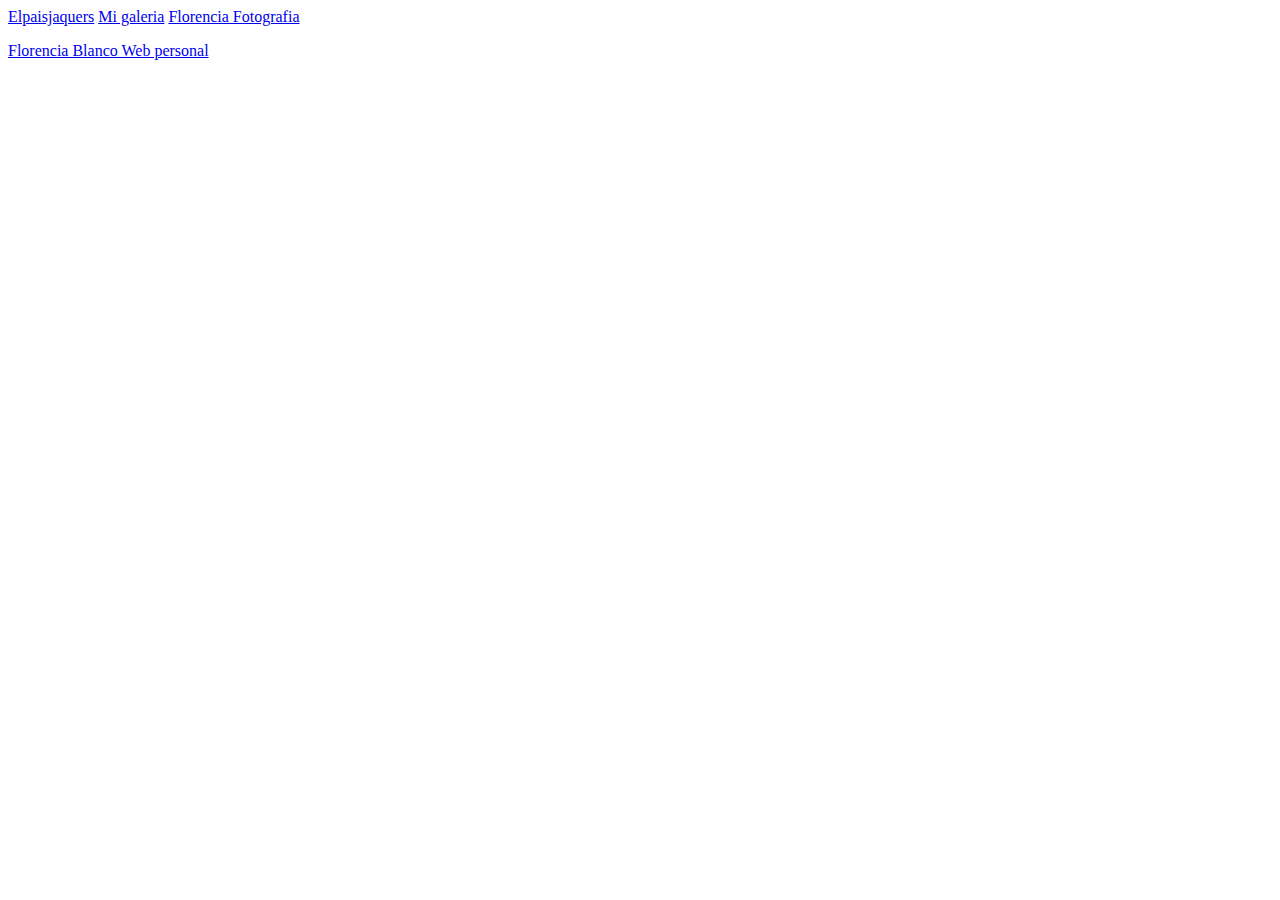
<file: index.html>
<!DOCTYPE html>
<html>
    <head>

    </head>
    <body>
        <a href="practica7/el_pais.html">Elpaisjaquers</a>
        <a href="../Ejercicios/practica 10/galeria.html">Mi galeria</a>
        <a href="../Ejercicios/practica11/galeriaflorencia.html"> Florencia Fotografia</a>
       <p> <a href="../Ejercicios/pagina_Florencia_Blanco/mi pagina.html">Florencia Blanco Web personal </p>

        </a>
    </body>
</html>
</file>
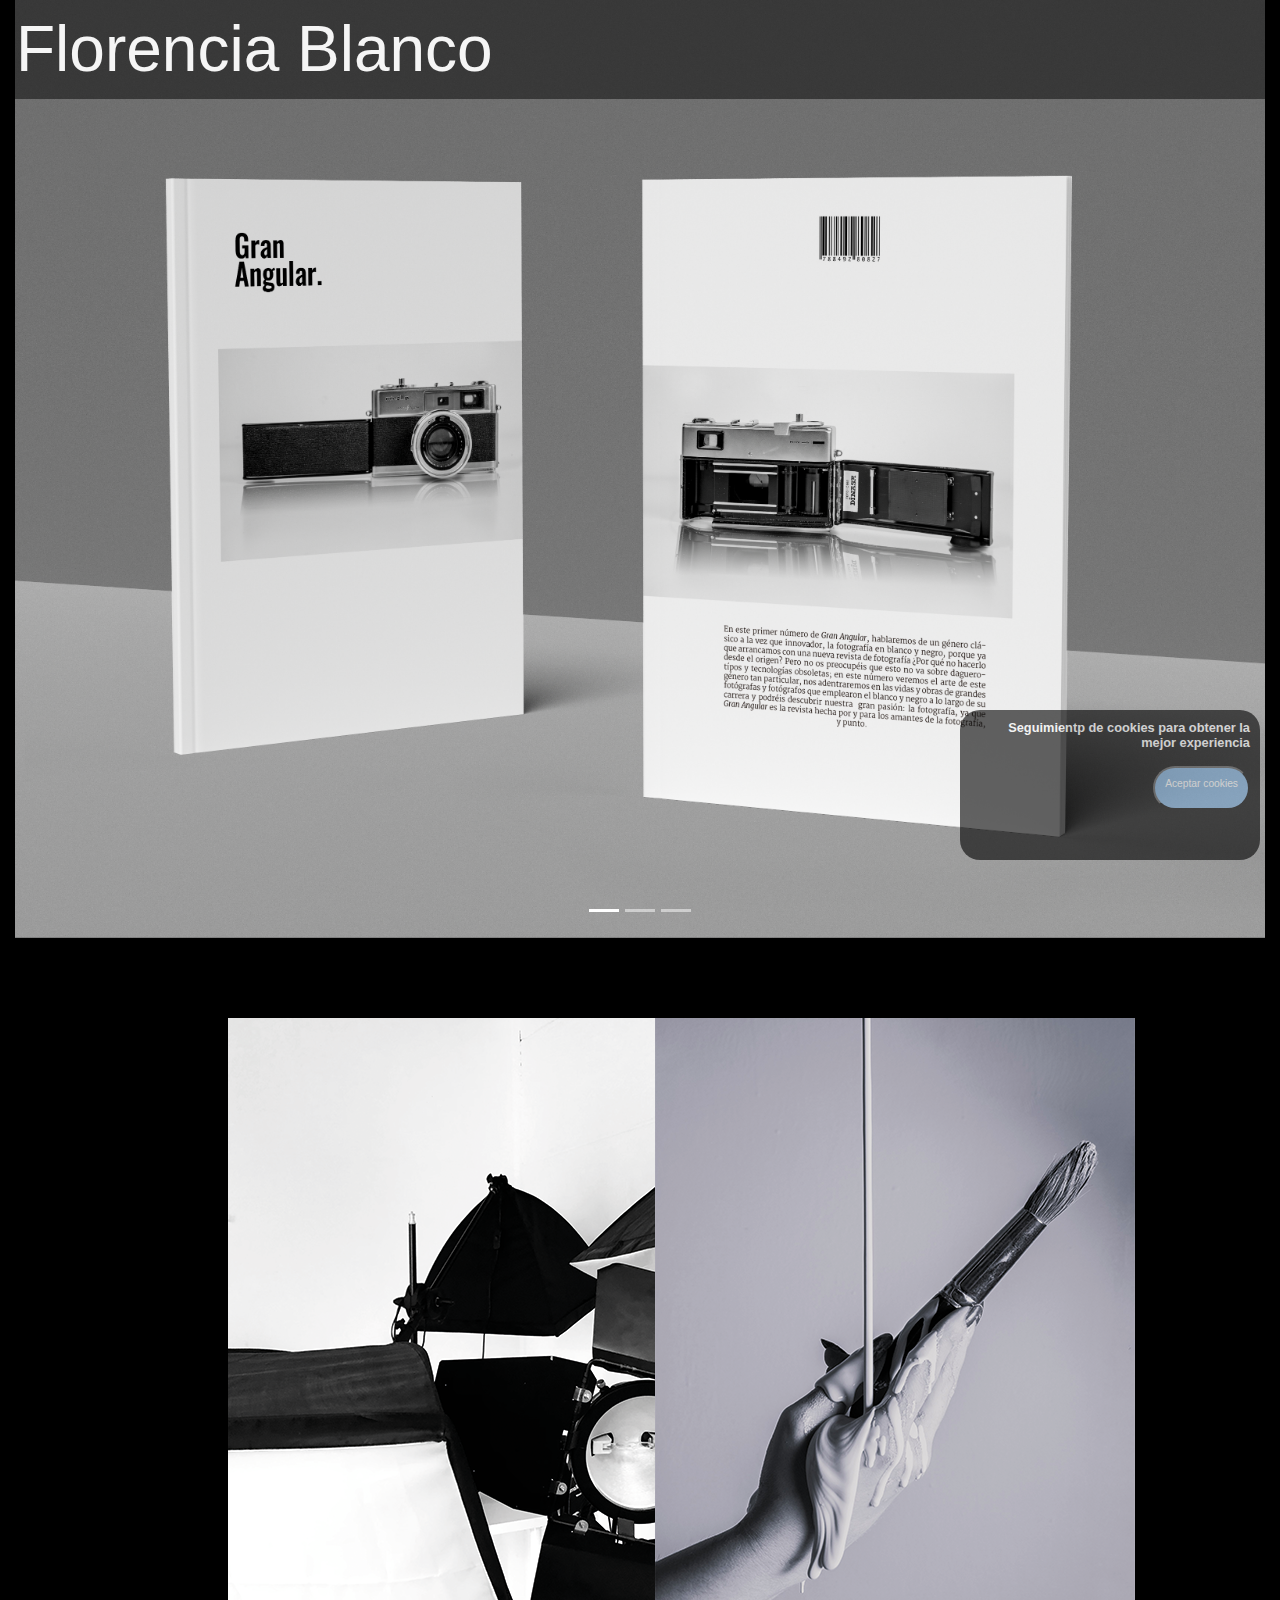
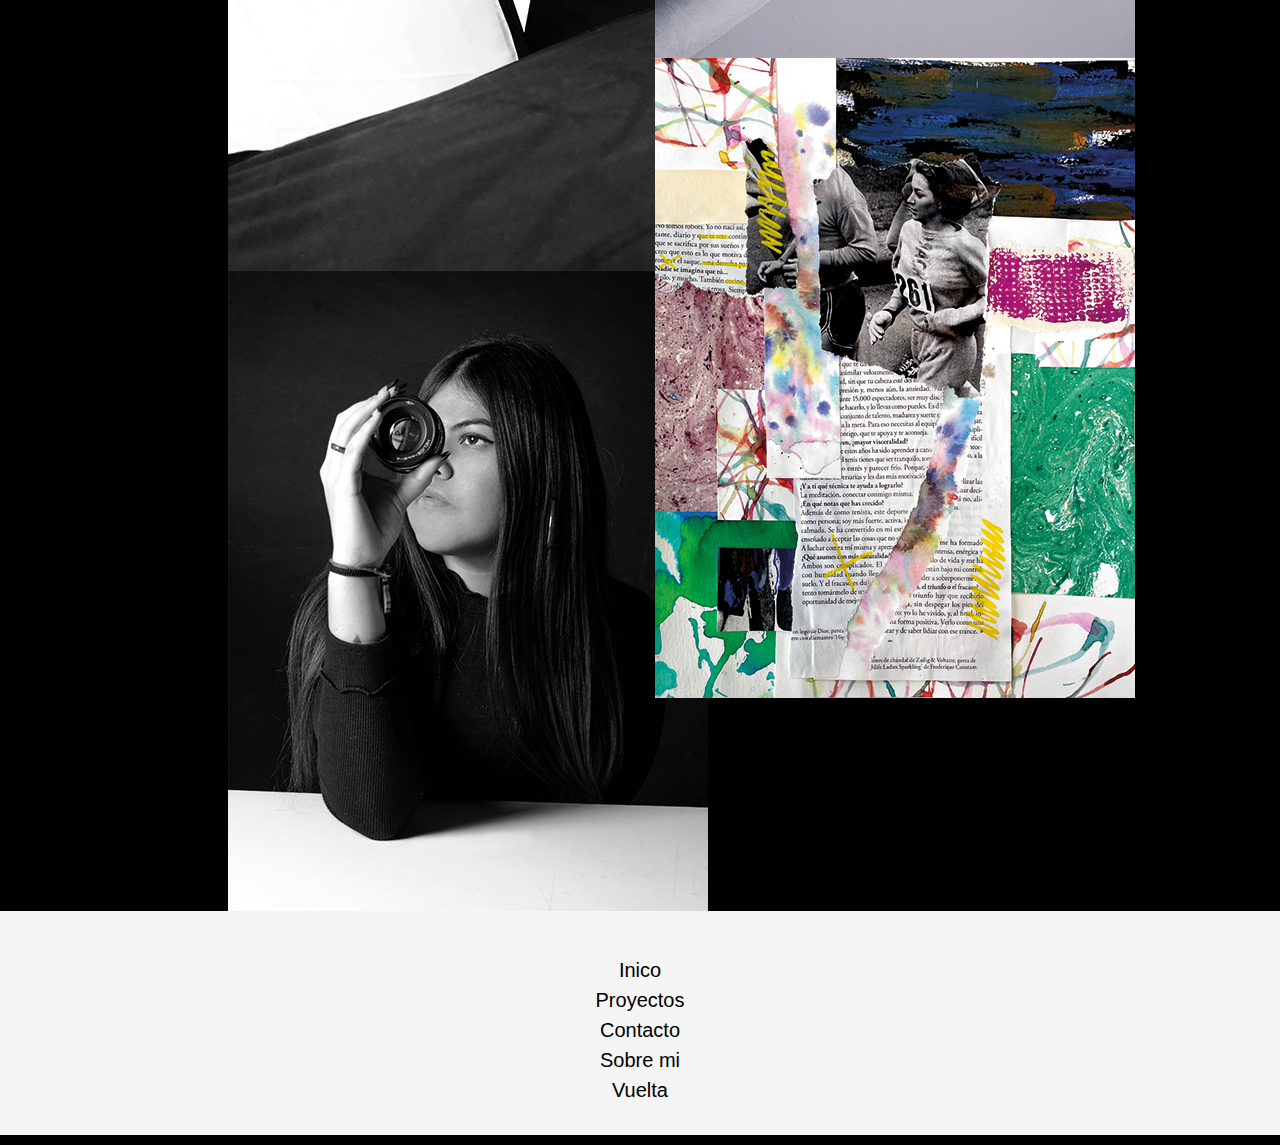
<file: pagina_Florencia_Blanco/mi pagina.html>
<!DOCTYPE html>
<html lang="es">

<head>
    <title>Florencia</title>
    <link rel="icon" href="imagenes/icono16x16.png">
    <meta charset="utf-8">
    <meta name="viewport" content="width=device-width, initial-scale=1">
    <link rel="stylesheet" href="https://maxcdn.bootstrapcdn.com/bootstrap/4.5.2/css/bootstrap.min.css">
    <script src="https://ajax.googleapis.com/ajax/libs/jquery/3.4.1/jquery.min.js"></script>
    <script src="https://cdnjs.cloudflare.com/ajax/libs/popper.js/1.16.0/umd/popper.min.js"></script>
    <script src="https://maxcdn.bootstrapcdn.com/bootstrap/4.4.1/js/bootstrap.min.js"></script>
    <script>
        $(document).ready(function () {
            $("button").click(function () {
                $(".fixed").hide();
            });
        });
    </script>

    <style type="text/css">
        * {
            margin: 0;
            padding: 0;
        }

        div {
            box-sizing: border-box;
            /* para que los bordes, paddings estén en la anchura (determinada por col) */

        }

        nav {
            position: fixed;
            z-index: 1;
            padding-top: 10px;
            padding-bottom: 10px;
            background-color: #0000007c;
            width: "100%"



        }





        main {
            background-color: #000000;
            padding-bottom: 10px;


        }

        h2 {
            font-family: "Helvetica Neue", Helvetica, Arial, sans-serif;
            text-align: left;
            font-size: 400%;
            font-weight: 100;
            margin: 1px;
            color: whitesmoke;
        }

        h3 {
            font-family: "Helvetica Neue", Helvetica, Arial, sans-serif;
            text-align: right;
            font-size: 200%;
            font-weight: 200;
            color: whitesmoke;

        }

        h5 {
            font-size: 80%;
            padding: 10px;
            color: whitesmoke;
            text-align: right;
        }

        .segundalista {
            color: black;
            font-size: small;
            display: inline;
            list-style: none;
            text-align: center;
            font-family: "Helvetica Neue", Helvetica, Arial, sans-serif;


        }

        footer a {
            outline: none;
            text-decoration: none;
            display: inline-block;
            color: black;
            text-align: center;
            font-family: "Helvetica Neue", Helvetica, sans-serif;
            font-size: 20px;
            font-weight: 120;
        }

        footer {
            padding-top: 20px;
            background-color: whitesmoke;
        }

        div.fixed {
            position: fixed;
            bottom: 40px;
            right: 20px;
            width: 300px;
            height: 150px;

            background-color: #000000;
            opacity: 60%;
            border-radius: 20px;
        }

        button {
            background-color: #77A5D0;
            border-radius: 50px;


        }




        #cabecera {
            padding-top: 60px;
            padding-left: 100px;

        }

        #cabecera img {
            height: auto;
            width: 1200px;
        }



        #der {
            padding: 0px;
        }




        #inf img {
            padding-left: 10px;

        }

        #inf {
            padding-top: 20px;
            padding-bottom: 40px;
        }

        #inf h3 {
            padding-top: 20px;

        }

        #carrusel {
            padding-left: 0px;
            padding-right: 0px;
            padding-bottom: 80px;

        }

        #carrusel img {
            width: "70%"


        }








        









        
    </style>
</head>

<body>
    <nav class="container-fluid">
        <div class="col-5">
            <div class="row">
                <h2>Florencia Blanco

                </h2>
            </div>
        </div>
        <div class="col-5">
            <div class="row">

            </div>
        </div>
    </nav>



    <main>
        <a name="inicio"></a>
        <section class="container-fluid">
            <div class="row">


                <div class="col-12" id="carrusel">
                    <section class="container-fluid">
                        <div id="demo" class="carousel slide" data-ride="carousel">

                            <!-- Indicators -->
                            <ul class="carousel-indicators">
                                <li data-target="#demo" data-slide-to="0" class="active"></li>
                                <li data-target="#demo" data-slide-to="1"></li>
                                <li data-target="#demo" data-slide-to="2"></li>
                            </ul>

                            <!-- The slideshow -->
                            <div class="carousel-inner">
                                <div class="carousel-item active">
                                    <img src="img/Portada.jpg" alt="Editorial exterior" width="100%"
                                        height="auto">
                                </div>
                                <div class="carousel-item">
                                    <img src="img/Paginas 2 - 5.jpg" alt="Joyeria" width="100%" height="auto">
                                </div>
                                <div class="carousel-item">
                                    <img src="img/Paginas 38 - 41.jpg" alt="Campaña antitabaco" width="100%"
                                        height="auto">
                                </div>
                            </div>
                        </div>
                    </section>
                </div>



                <div class=" offset-2 col-4">
                    <div class="colum">
                        <a href="img/IMG_0741.png" target="_blank">
                            <img class="opacity" src="img/IMG_0741.png" alt="cau" title="cau">
                        </a>
                        <img alt="foto1" src="img/DSC_0707A (1).png">

                    </div>
                    <div class="colum">
                        <a href="img/DSC_0826A.png" target="_blank">
                       

                    </div>




                </div>
                <div class=" col-4">
                    <div class="colum">
                        <a href="img/DSC_0826A.png" target="_blank">
                            <img class="opacity" src="img/DSC_0826A.png" alt="pincel" title="pincel">
                            <a href="img/IMG_9379.jpg" target="_blank">
                                <a href="img/IMG_5213.png" target="_blank">
                                    <img class="opacity" src="img/IMG_5213.png" alt="collage" title="collage">
                    </div>




                </div>
        </section>
        <footer>
            <ul class="segundalista">


                <li><a href="#home" class="active">Inico</a></li>
                <li><a href="#news">Proyectos</a></li>
                <li><a href="#contact">Contacto</a></li>
                <li><a href="#about">Sobre mi</a></li>
                <li>
                    <h4><a href="#inicio">Vuelta</a></h4>

                </li>




            </ul>
            <br>

        </footer>
        <div class="fixed">

            <h5><strong>Seguimientp de cookies para obtener la mejor experiencia </strong> <br>
                <br><button><strong>
                        <h5>Aceptar cookies</h5>
                    </strong></button>
            </h5>

        </div>

</body>

</html>
</file>
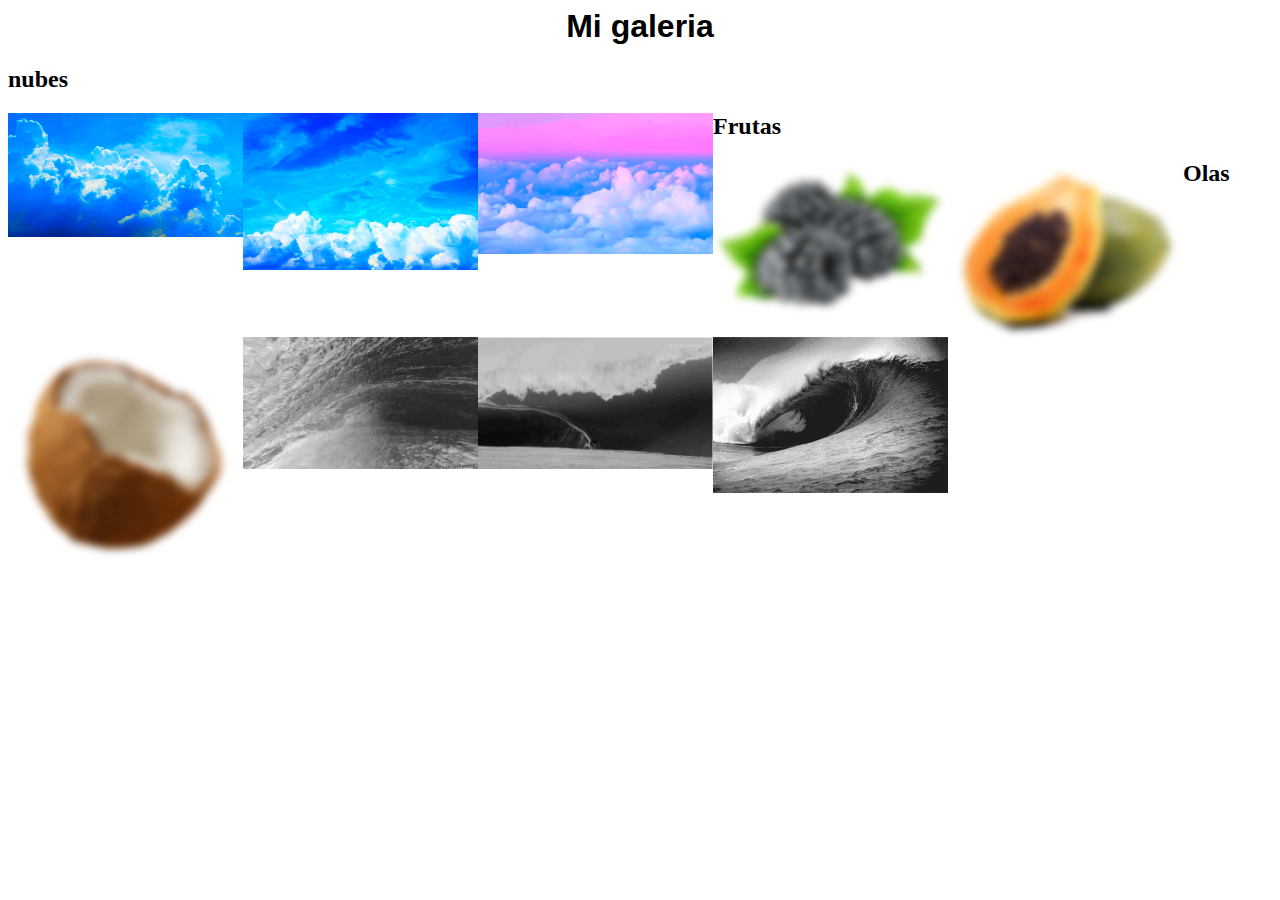
<file: practica 10/galeria.html>
<html>

    <head>
        <meta charset="utf-8">
        <title>Galeria</title>
        <link rel="stylesheet" href="estilo.css">
    </head>
    <body>
        <header>
            <h1>Mi galeria</h1>
            </header>
            <section>
                <h2>nubes</h2>
            </section>
        <a href="imagenes/como-forman-nubes.jpg" target="blank">
        <img class="saturate" src="imagenes/como-forman-nubes.jpg" alt="nube1" title="nube1" >
        </a>
        <a href="imagenes/photo-cielo.jpg" target="blank">
        <img class="saturate" src="imagenes/photo-cielo.jpg" alt="nube2" title="nube2">
        <a href="imagenes/servicios-de-nube-pública.jpg" target="blank">
        <img class="saturate" src="imagenes/servicios-de-nube-pública.jpg" alt="nube3" title="nube3">
        </a>
        <section>
        </header>
        
            <h2>Frutas</h2>
        </section>
        <a href="imagenes/mora.png" target="blank"> 
        <img class="blur" src="imagenes/mora.png" alt="fruta1" title="mora">
        </a>
        <a href="imagenes/papaya-png-photos.png" target="blank">
        <img class="blur" src="imagenes/papaya-png-photos.png" alt="fruta2" title="papaya">
        </a>
        <a href="imagenes/coconut_PNG9157.png" target="blank">
        <img class="blur" src="imagenes/coconut_PNG9157.png" alt="fruta3" title="coco">
        </a>
    
        <section>
            
            <h2>Olas</h2>
        </section>
        <a href="#">
        <img class="grayscale" src="imagenes/mar.gif" alt="ola1" title="ola1">
        </a>
        <a href="imagenes/O7vj.gif" target="blank">
        <img class="grayscale" src="imagenes/O7vj.gif" alt="ola2" title="ola2">
        </a>
        <a href="imagenes/bBB.gif" target="blank">
        <img class="grayscale" src="imagenes/bBB.gif" alt="ola3" title="ola3">
        </a>
    
        
    </body>
    </html>
</file>
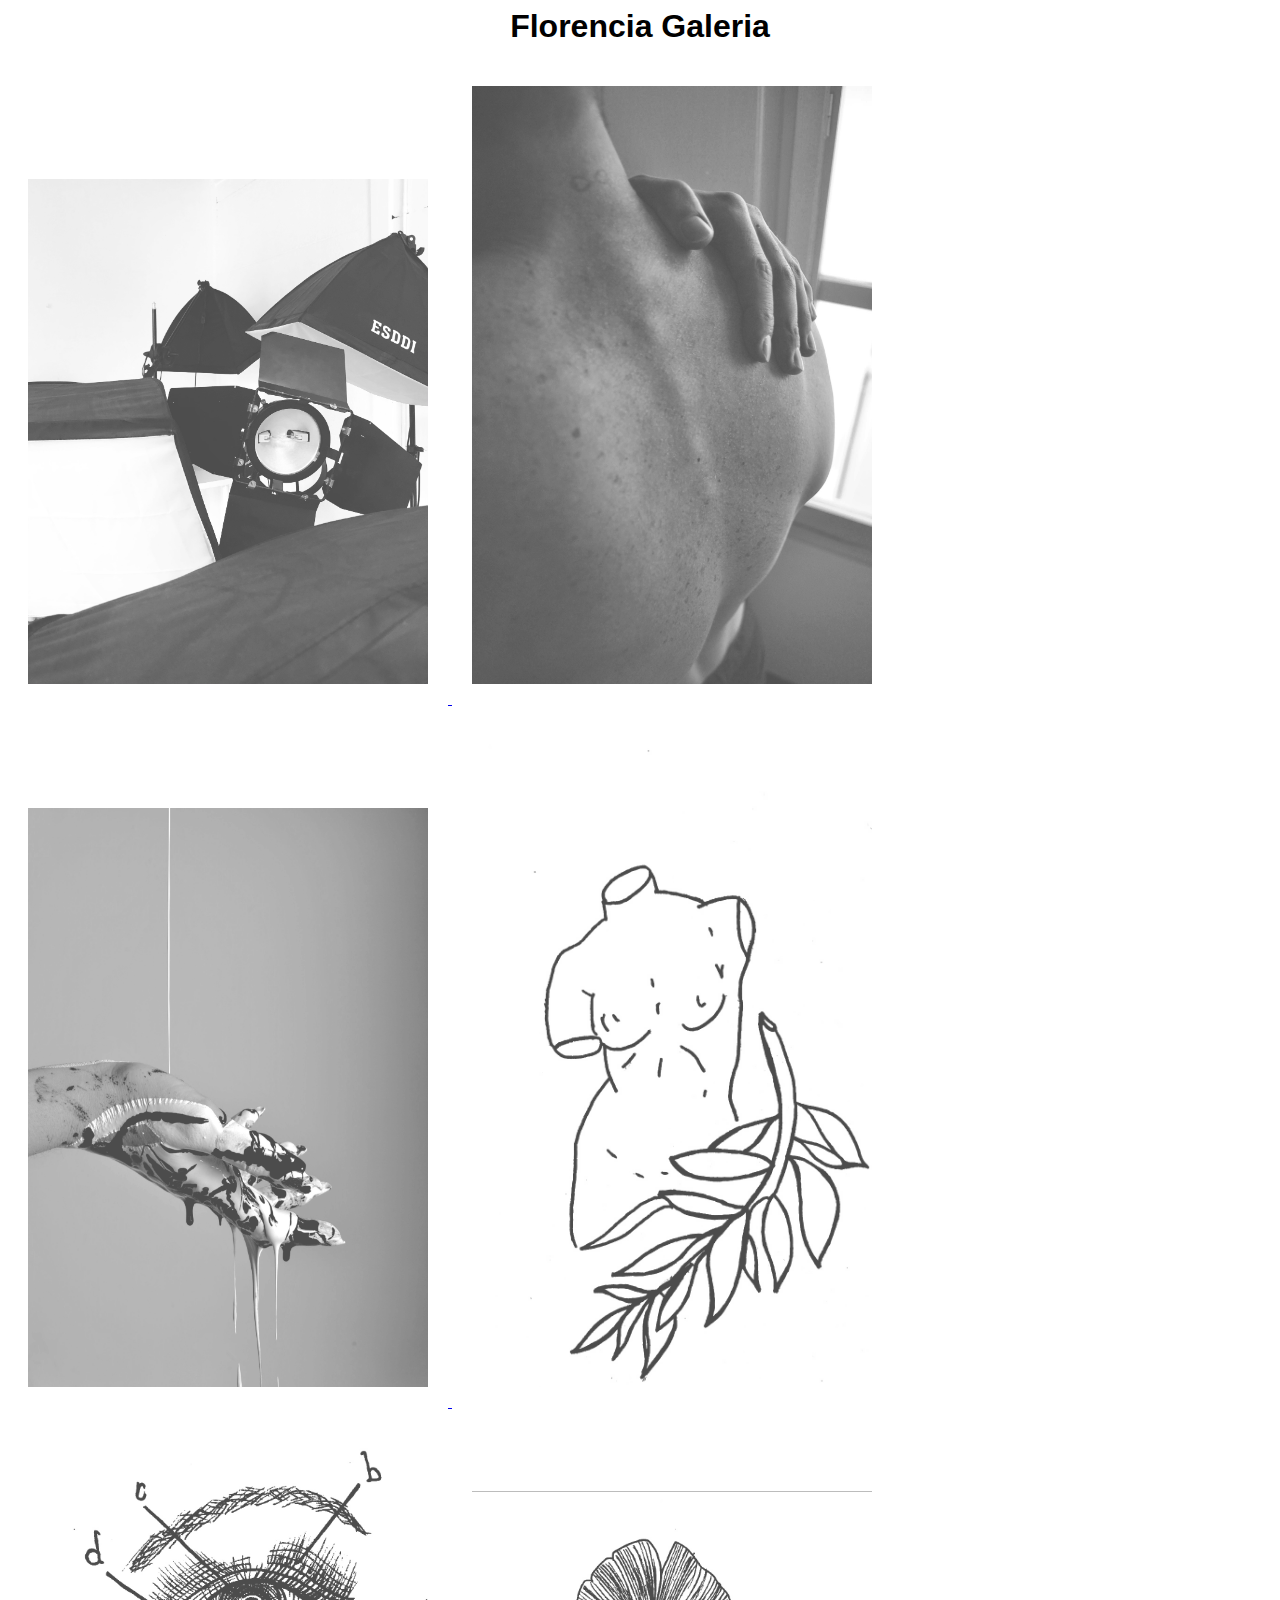
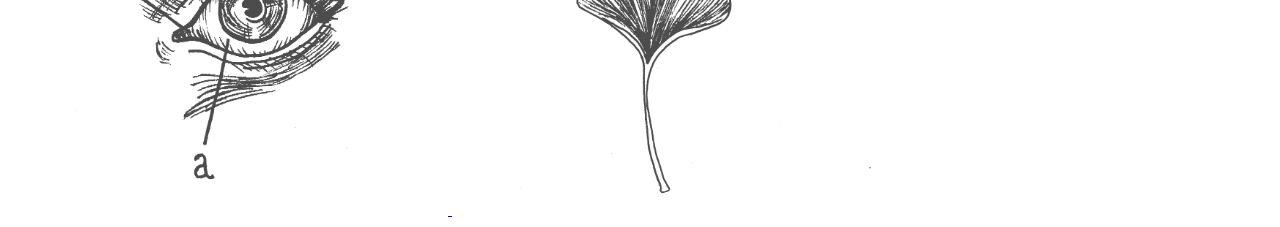
<file: practica11/galeriaflorencia.html>
<html>

    <head>
        <meta charset="utf-8">
        <title>Galeria</title>
        <link rel="stylesheet" href="estilo.css">
    </head>
    <body>
        <header>
            <h1>Florencia Galeria</h1>
            </header>
   
    <body>
    <a href="imagenes/focos.jpg" target="blank">
    <img class="opacity" src="imagenes/focos.jpg" alt="focos" title="focos" >
    </a>
    <a href="imagenes/epidermis.JPG" target="blank">
    <img class="opacity" src="imagenes/epidermis.JPG" alt="epidermis" title="epidermis">
    <a href="imagenes/pintura.JPEG" target="blank">
    <img class="opacity" src="imagenes/pintura.JPEG" alt="pintura" title="pintura">
    <a href="imagenes/libros.jpg" target="blank">
    <img class="opacity" src="imagenes/figura.jpg" alt="busto" title="busto"></a>
    <a href="imagenes/ojo.jpg" target="blank">
    <img class="opacity" src="imagenes/ojo.jpg" alt="ojo" title="ojo">
    <a href="imagenes/flor.jpg" target="blank">
    <img class="opacity" src="imagenes/flor.jpg" alt="flor" title="flor"> 
</a>
</a>
    </a>
    <section>
    </header>
</file>
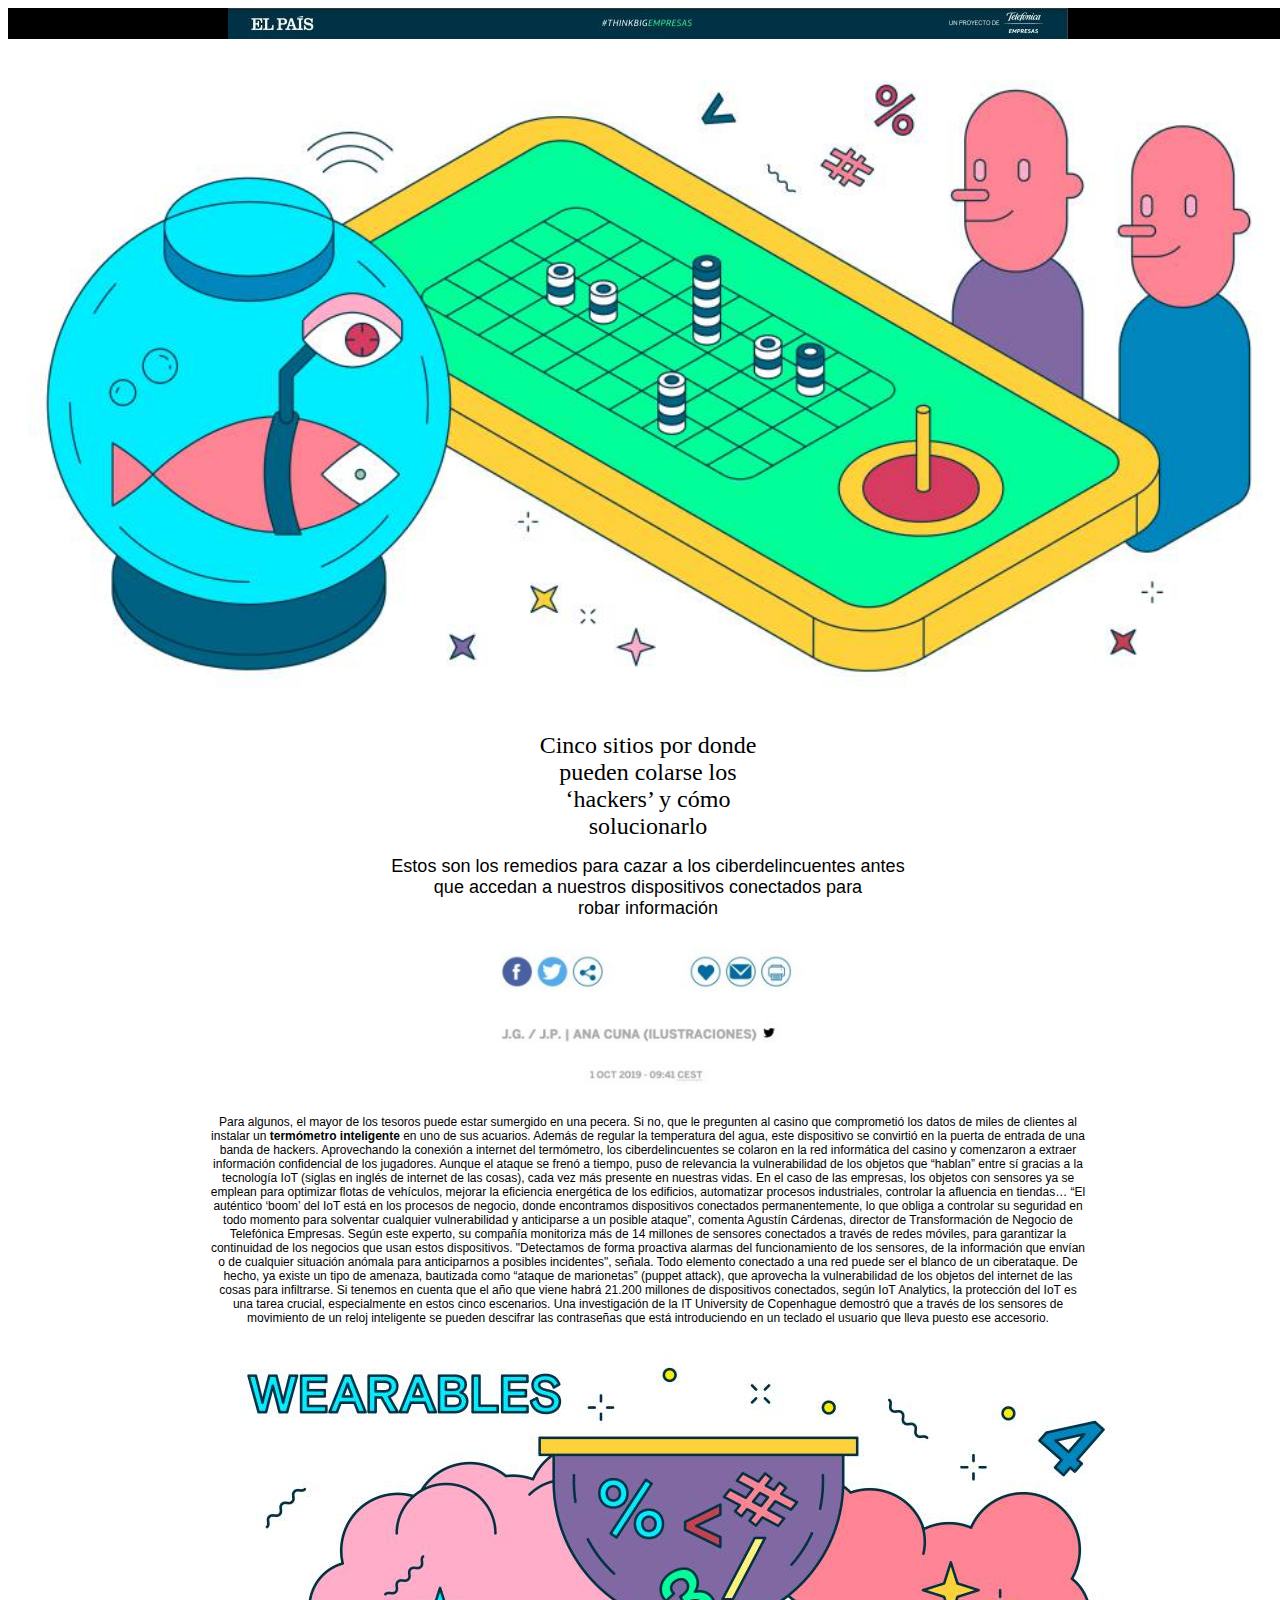
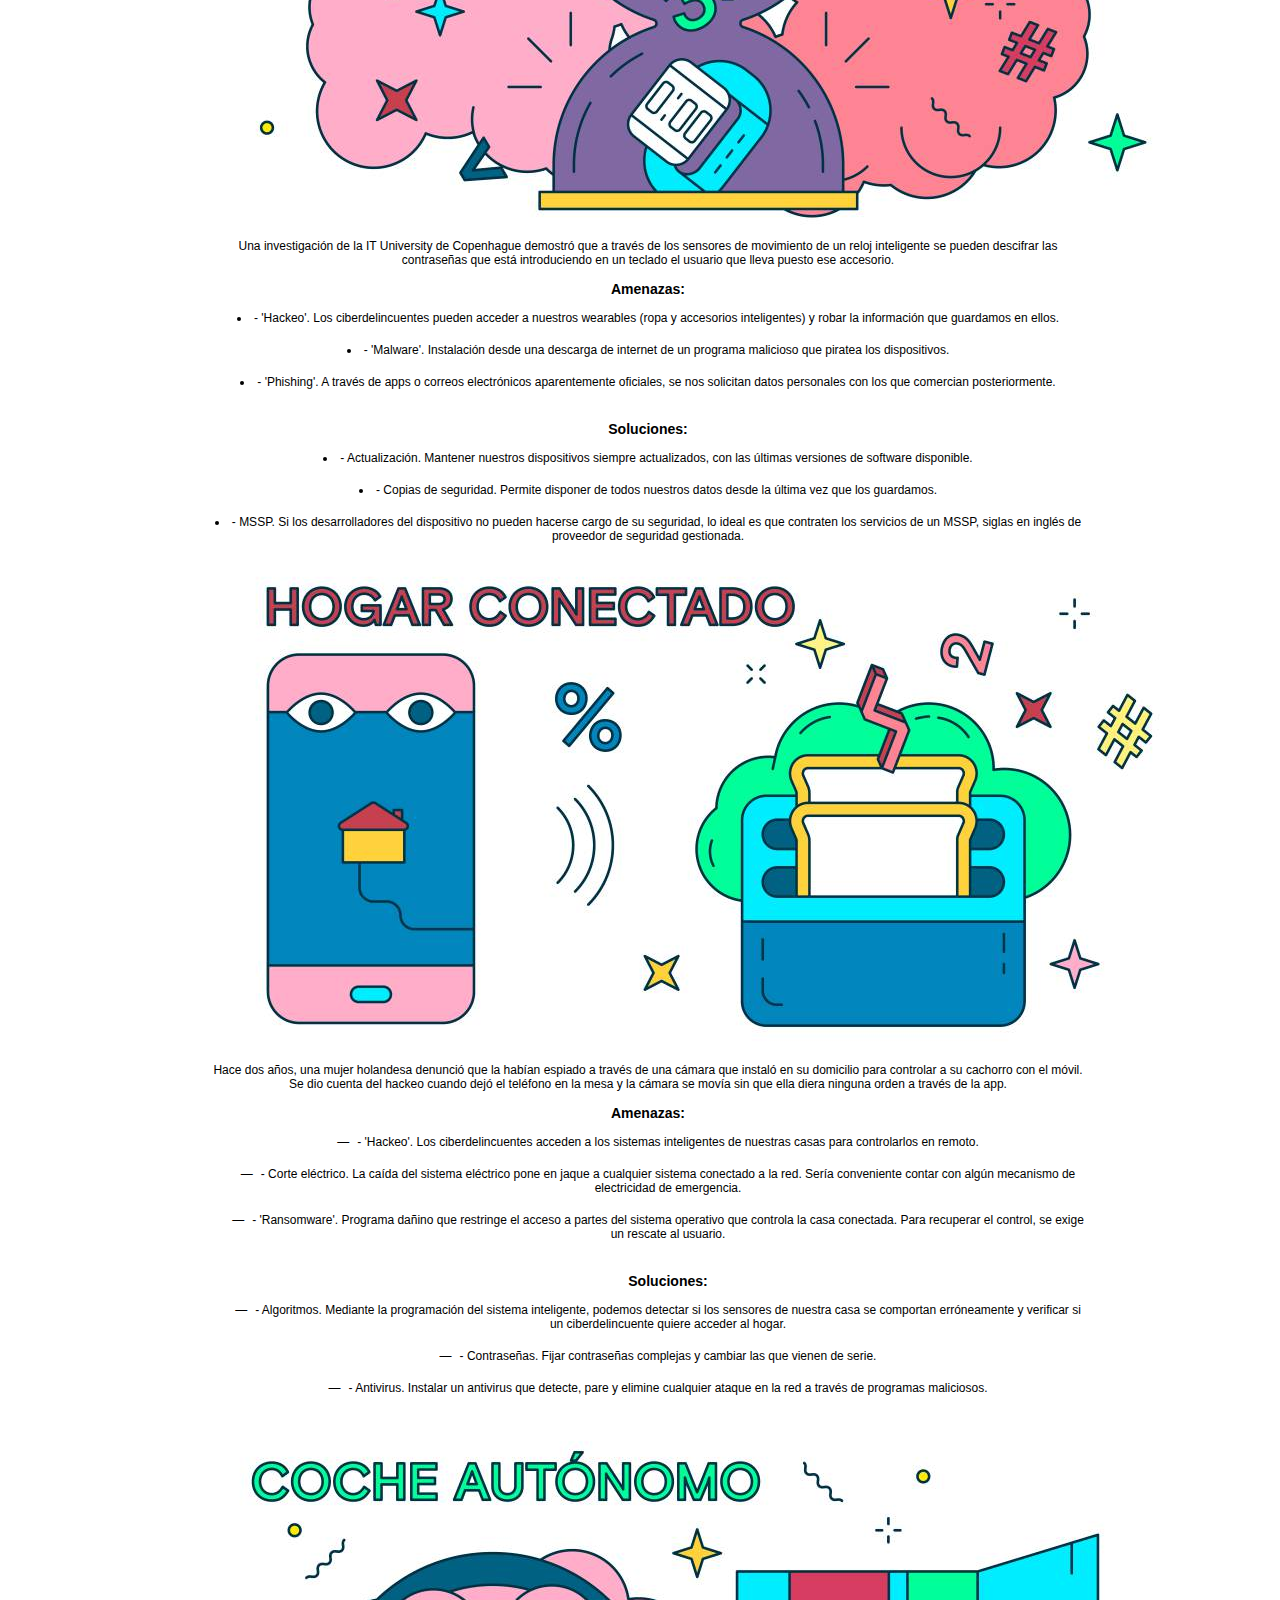
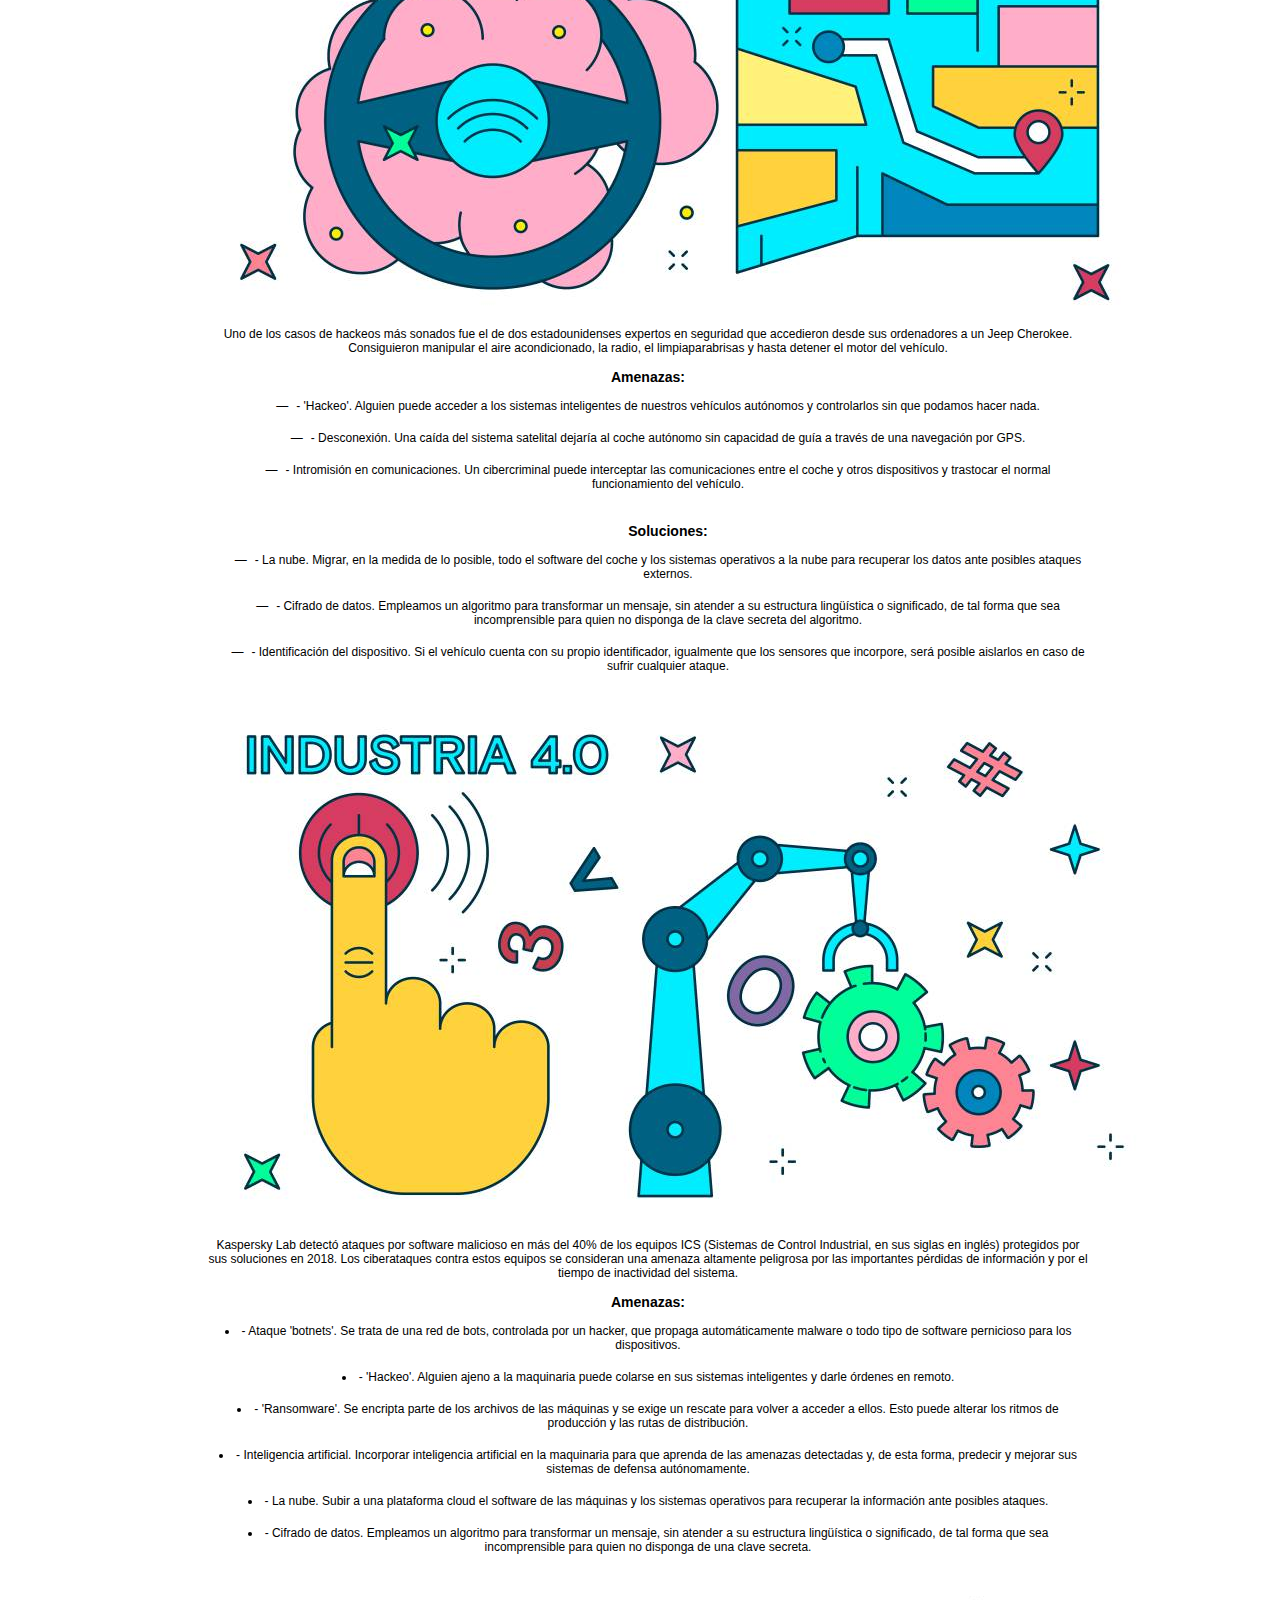
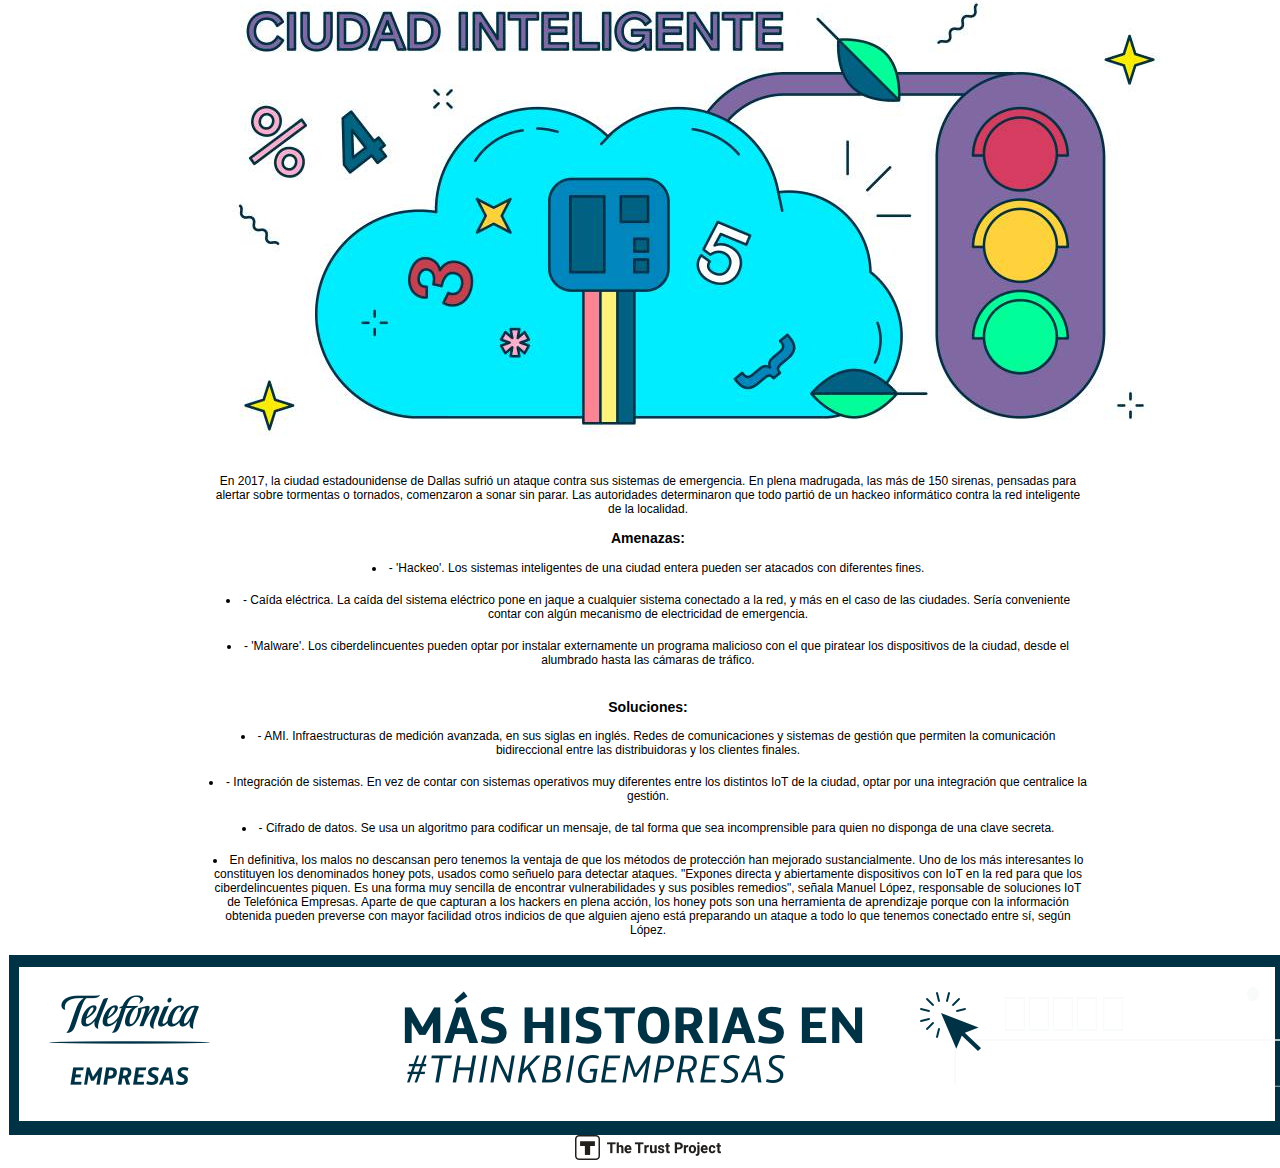
<file: practica7/el_pais.html>
<html>

    <head>
        <meta charset="utf-8">
        <title>el pais</title>
        <link rel="stylesheet" href="estilo.css">
    </head>
    <body>
         <nav>
         <img src="imagenes/elpais_telefonica.JPG" alt="topimagen">
         </nav>
         <header>
           <img src="imagenes/noticia_normal.jpg" alt="noticia">
          <h1>Cinco sitios por donde 
            <br> pueden colarse los 
           <br> ‘hackers’ y cómo 
           <br> solucionarlo</h1>
          <h2>Estos son los remedios para cazar a los ciberdelincuentes antes 
            <br> que accedan a nuestros dispositivos conectados para
            <br> robar información</h2>
            <div>
              <img src="imagenes/redes.JPG" alt="redes sociales" id="redes">
            
           </div>
            </header>
      <main>
        <section>
          <p>Para algunos, el mayor de los tesoros puede estar sumergido en una pecera. Si no, que le pregunten al casino que comprometió los datos de miles de clientes al instalar un <b> termómetro inteligente</b> en uno de sus acuarios. Además de regular la temperatura del agua, este dispositivo se convirtió en la puerta de entrada de una banda de hackers. Aprovechando la conexión a internet del termómetro, los ciberdelincuentes se colaron en la red informática del casino y comenzaron a extraer información confidencial de los jugadores. Aunque el ataque se frenó a tiempo, puso de relevancia la vulnerabilidad de los objetos que “hablan” entre sí gracias a la tecnología IoT (siglas en inglés de internet de las cosas), cada vez más presente en nuestras vidas. En el caso de las empresas, los objetos con sensores ya se emplean para optimizar flotas de vehículos, mejorar la eficiencia energética de los edificios, automatizar procesos industriales, controlar la afluencia en tiendas… “El auténtico ‘boom’ del IoT está en los procesos de negocio, donde encontramos dispositivos conectados permanentemente, lo que obliga a controlar su seguridad en todo momento para solventar cualquier vulnerabilidad y anticiparse a un posible ataque”, comenta Agustín Cárdenas, director de Transformación de Negocio de Telefónica Empresas. Según este experto, su compañía monitoriza más de 14 millones de sensores conectados a través de redes móviles, para garantizar la continuidad de los negocios que usan estos dispositivos. "Detectamos de forma proactiva alarmas del funcionamiento de los sensores, de la información que envían o de cualquier situación anómala para anticiparnos a posibles incidentes", señala.

            Todo elemento conectado a una red puede ser el blanco de un ciberataque. De hecho, ya existe un tipo de amenaza, bautizada como “ataque de marionetas” (puppet attack), que aprovecha la vulnerabilidad de los objetos del internet de las cosas para infiltrarse. Si tenemos en cuenta que el año que viene habrá 21.200 millones de dispositivos conectados, según IoT Analytics, la protección del IoT es una tarea crucial, especialmente en estos cinco escenarios.
            
            Una investigación de la IT University de Copenhague demostró que a través de los sensores de movimiento de un reloj inteligente se pueden descifrar las contraseñas que está introduciendo en un teclado el usuario que lleva puesto ese accesorio. </p>
            <img src="imagenes/sumario_normal (4).jpg" alt="sumario">
         <p>
            Una investigación de la IT University de Copenhague demostró que a través de los sensores de movimiento de un reloj inteligente se pueden descifrar las contraseñas que está introduciendo en un teclado el usuario que lleva puesto ese accesorio. 
            
            <h3>Amenazas:</h3>
            <lu>
            <li>- 'Hackeo'. Los ciberdelincuentes pueden acceder a nuestros wearables (ropa y accesorios inteligentes) y robar la información que guardamos en ellos.</li>
            
           <li> - 'Malware'. Instalación desde una descarga de internet de un programa malicioso que piratea los dispositivos.</li>
            
            <li>- 'Phishing'. A través de apps o correos electrónicos aparentemente oficiales, se nos solicitan datos personales con los que comercian posteriormente.</li>
            
            <h3>Soluciones:</h3>
            <li>- Actualización. Mantener nuestros dispositivos siempre actualizados, con las últimas versiones de software disponible.</li>
            
            <li>- Copias de seguridad. Permite disponer de todos nuestros datos desde la última vez que los guardamos.</li>
            
            <li>- MSSP. Si los desarrolladores del dispositivo no pueden hacerse cargo de su seguridad, lo ideal es que contraten los servicios de un MSSP, siglas en inglés de proveedor de seguridad gestionada.</li>
            </lu>
            
        <img src="imagenes/sumario_normal.jpg" alt="hogar conectado">
         <p>
            Hace dos años, una mujer holandesa denunció que la habían espiado a través de una cámara que instaló en su domicilio para controlar a su cachorro con el móvil. Se dio cuenta del hackeo cuando dejó el teléfono en la mesa y la cámara se movía sin que ella diera ninguna orden a través de la app.
            
           <h3> Amenazas:</h3>
           <ul>
           <li> - 'Hackeo'. Los ciberdelincuentes acceden a los sistemas inteligentes de nuestras casas para controlarlos en remoto.</li>
            
            <li>- Corte eléctrico. La caída del sistema eléctrico pone en jaque a cualquier sistema conectado a la red. Sería conveniente contar con algún mecanismo de electricidad de emergencia.</li>
            
            <li>- 'Ransomware'. Programa dañino que restringe el acceso a partes del sistema operativo que controla la casa conectada. Para recuperar el control, se exige un rescate al usuario.</li>
            
            <h3>Soluciones:</h3>
            <li>- Algoritmos. Mediante la programación del sistema inteligente, podemos detectar si los sensores de nuestra casa se comportan erróneamente y verificar si un ciberdelincuente quiere acceder al hogar.</li>
            
            <li>- Contraseñas. Fijar contraseñas complejas y cambiar las que vienen de serie. </li>
            
            <li>- Antivirus. Instalar un antivirus que detecte, pare y elimine cualquier ataque en la red a través de programas maliciosos.</li>
          </ul>
         </p>
            <img src="imagenes/sumario_normal3.jpg" alt="coche autonomo">
            <p>Uno de los casos de hackeos más sonados fue el de dos estadounidenses expertos en seguridad que accedieron desde sus ordenadores a un Jeep Cherokee. Consiguieron manipular el aire acondicionado, la radio, el limpiaparabrisas y hasta detener el motor del vehículo.

                <h3>Amenazas:</h3>
                <ul>
                <li>- 'Hackeo'. Alguien puede acceder a los sistemas inteligentes de nuestros vehículos autónomos y controlarlos sin que podamos hacer nada.</li>
                
                <li>- Desconexión. Una caída del sistema satelital dejaría al coche autónomo sin capacidad de guía a través de una navegación por GPS.</li>
                
                <li>- Intromisión en comunicaciones. Un cibercriminal puede interceptar las comunicaciones entre el coche y otros dispositivos y trastocar el normal funcionamiento del vehículo.</li>
                
                <h3>Soluciones:</h3>
                <li>- La nube. Migrar, en la medida de lo posible, todo el software del coche y los sistemas operativos a la nube para recuperar los datos ante posibles ataques externos.</li>
                
                <li>- Cifrado de datos. Empleamos un algoritmo para transformar un mensaje, sin atender a su estructura lingüística o significado, de tal forma que sea incomprensible para quien no disponga de la clave secreta del algoritmo.</li>
                
                <li>- Identificación del dispositivo. Si el vehículo cuenta con su propio identificador, igualmente que los sensores que incorpore, será posible aislarlos en caso de sufrir cualquier ataque.</li>
              </ul>
            <img src="imagenes/sumario_normal5.jpg" alt="industria">

               <p>Kaspersky Lab detectó ataques por software malicioso en más del 40% de los equipos ICS (Sistemas de Control Industrial, en sus siglas en inglés) protegidos por sus soluciones en 2018. Los ciberataques contra estos equipos se consideran una amenaza altamente peligrosa por las importantes pérdidas de información y por el tiempo de inactividad del sistema.

              <h3>Amenazas:</h3>
              <lu>
              <li>- Ataque 'botnets'. Se trata de una red de bots, controlada por un hacker, que propaga automáticamente malware o todo tipo de software pernicioso para los dispositivos.</li>
              
              <li>- 'Hackeo'. Alguien ajeno a la maquinaria puede colarse en sus sistemas inteligentes y darle órdenes en remoto.</li>
              
              <li>- 'Ransomware'. Se encripta parte de los archivos de las máquinas y se exige un rescate para volver a acceder a ellos. Esto puede alterar los ritmos de producción y las rutas de distribución.</li>
              
              
              <li>- Inteligencia artificial. Incorporar inteligencia artificial en la maquinaria para que aprenda de las amenazas detectadas y, de esta forma, predecir y mejorar sus sistemas de defensa autónomamente.</li>
              
              <li>- La nube. Subir a una plataforma cloud el software de las máquinas y los sistemas operativos para recuperar la información ante posibles ataques.</li>
              
              <li>- Cifrado de datos. Empleamos un algoritmo para transformar un mensaje, sin atender a su estructura lingüística o significado, de tal forma que sea incomprensible para quien no disponga de una clave secreta.</li>
            </lu>
              <img src="imagenes/sumario_normal2.jpg" alt="ciudad inteligentge">
              <p>En 2017, la ciudad estadounidense de Dallas sufrió un ataque contra sus sistemas de emergencia. En plena madrugada, las más de 150 sirenas, pensadas para alertar sobre tormentas o tornados, comenzaron a sonar sin parar. Las autoridades determinaron que todo partió de un hackeo informático contra la red inteligente de la localidad.

               <h3> Amenazas:</h3>
               <lu>
                 
                <li>- 'Hackeo'. Los sistemas inteligentes de una ciudad entera pueden ser atacados con diferentes fines.</li>
                
                <li>- Caída eléctrica. La caída del sistema eléctrico pone en jaque a cualquier sistema conectado a la red, y más en el caso de las ciudades. Sería conveniente contar con algún mecanismo de electricidad de emergencia.</li>
                
                <li>- 'Malware'. Los ciberdelincuentes pueden optar por instalar externamente un programa malicioso con el que piratear los dispositivos de la ciudad, desde el alumbrado hasta las cámaras de tráfico.</li>
                
                <h3>Soluciones:</h3>
                <li>- AMI. Infraestructuras de medición avanzada, en sus siglas en inglés. Redes de comunicaciones y sistemas de gestión que permiten la comunicación bidireccional entre las distribuidoras y los clientes finales.</li>
                
                <li>- Integración de sistemas. En vez de contar con sistemas operativos muy diferentes entre los distintos IoT de la ciudad, optar por una integración que centralice la gestión.</li>
                
                <li>- Cifrado de datos. Se usa un algoritmo para codificar un mensaje, de tal forma que sea incomprensible para quien no disponga de una clave secreta.</li>
                
                <li>En definitiva, los malos no descansan pero tenemos la ventaja de que los métodos de protección han mejorado sustancialmente. Uno de los más interesantes lo constituyen los denominados honey pots, usados como señuelo para detectar ataques. "Expones directa y abiertamente dispositivos con IoT en la red para que los ciberdelincuentes piquen. Es una forma muy sencilla de encontrar vulnerabilidades y sus posibles remedios", señala Manuel López, responsable de soluciones IoT de Telefónica Empresas. Aparte de que capturan a los hackers en plena acción, los honey pots son una herramienta de aprendizaje porque con la información obtenida pueden preverse con mayor facilidad otros indicios de que alguien ajeno está preparando un ataque a todo lo que tenemos conectado entre sí, según López.</li>
              </lu>
              </section>
        </main>
            <footer>
                <img src="imagenes/banner-thinkbig.png" alt="mas historia">
                <img src="imagenes/the-trust-project.png" alt="project">
              </footer>
    </body>

    
</html>
</file>
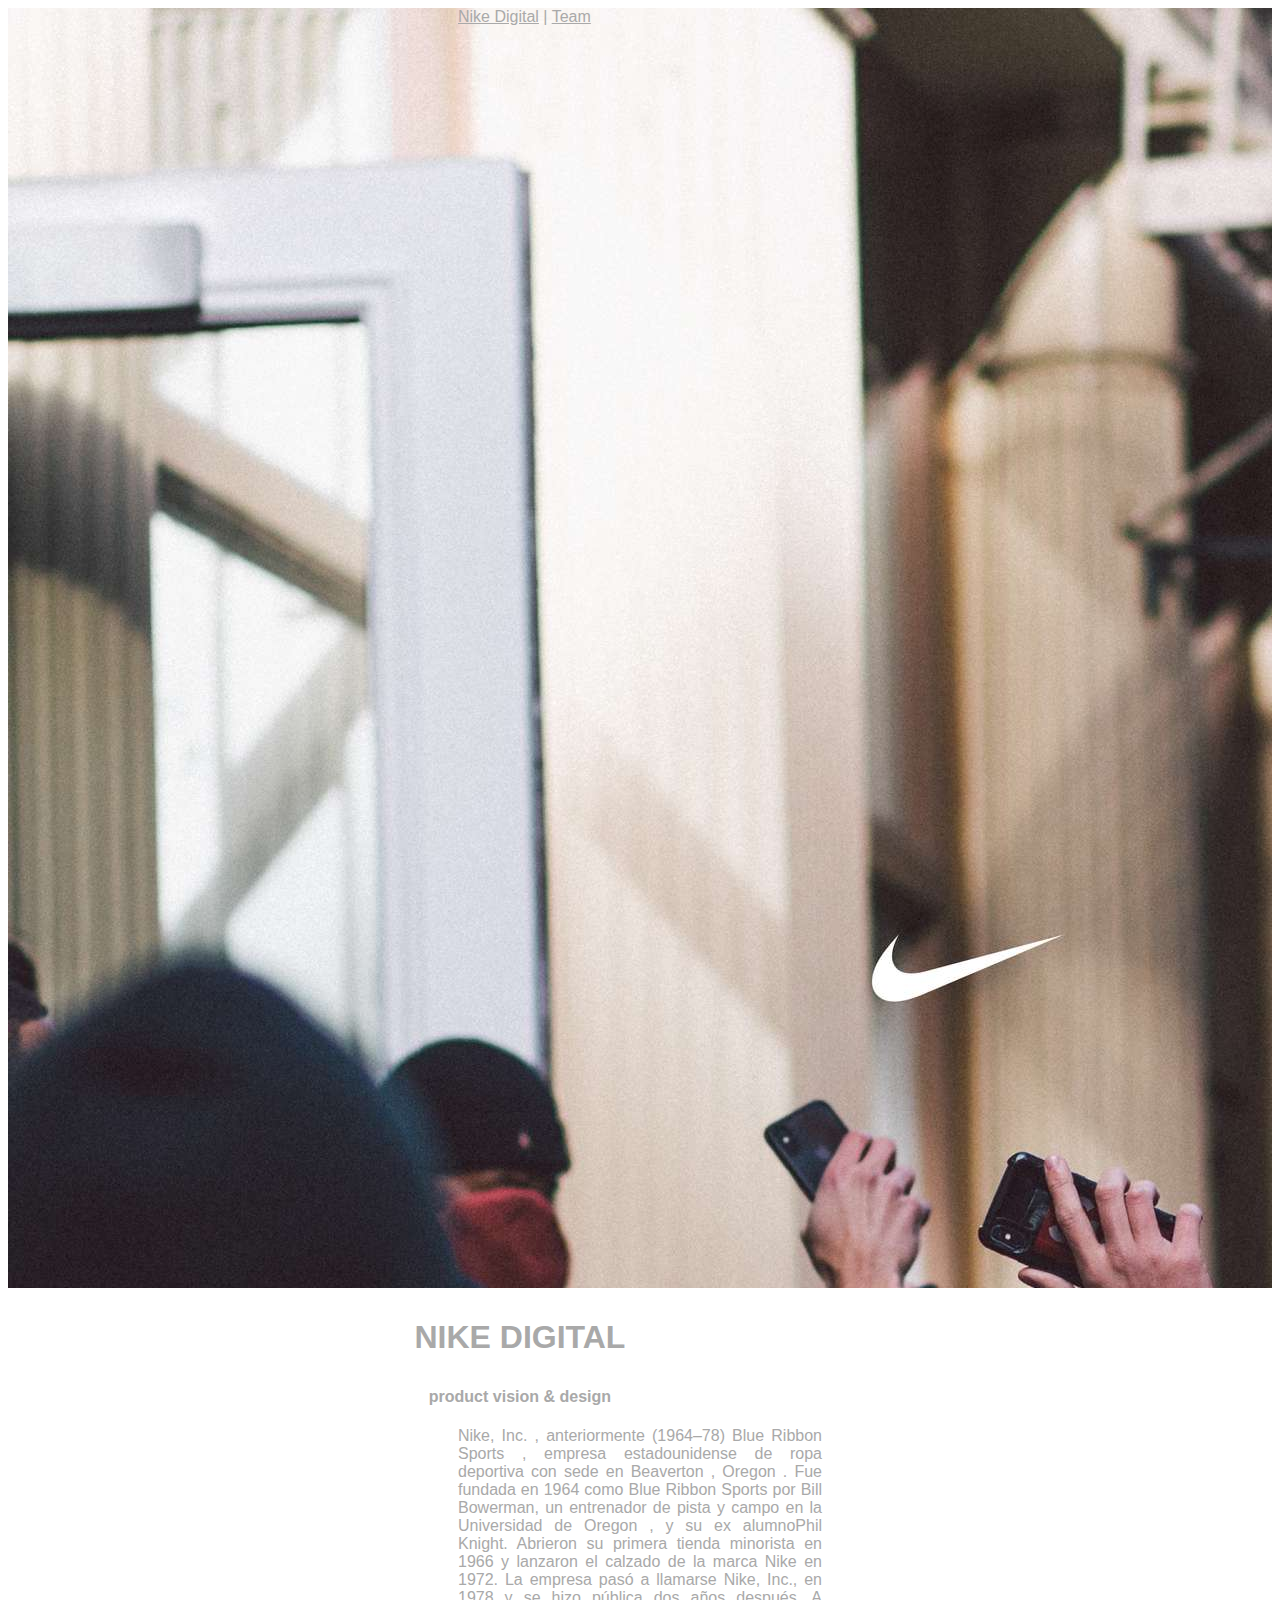
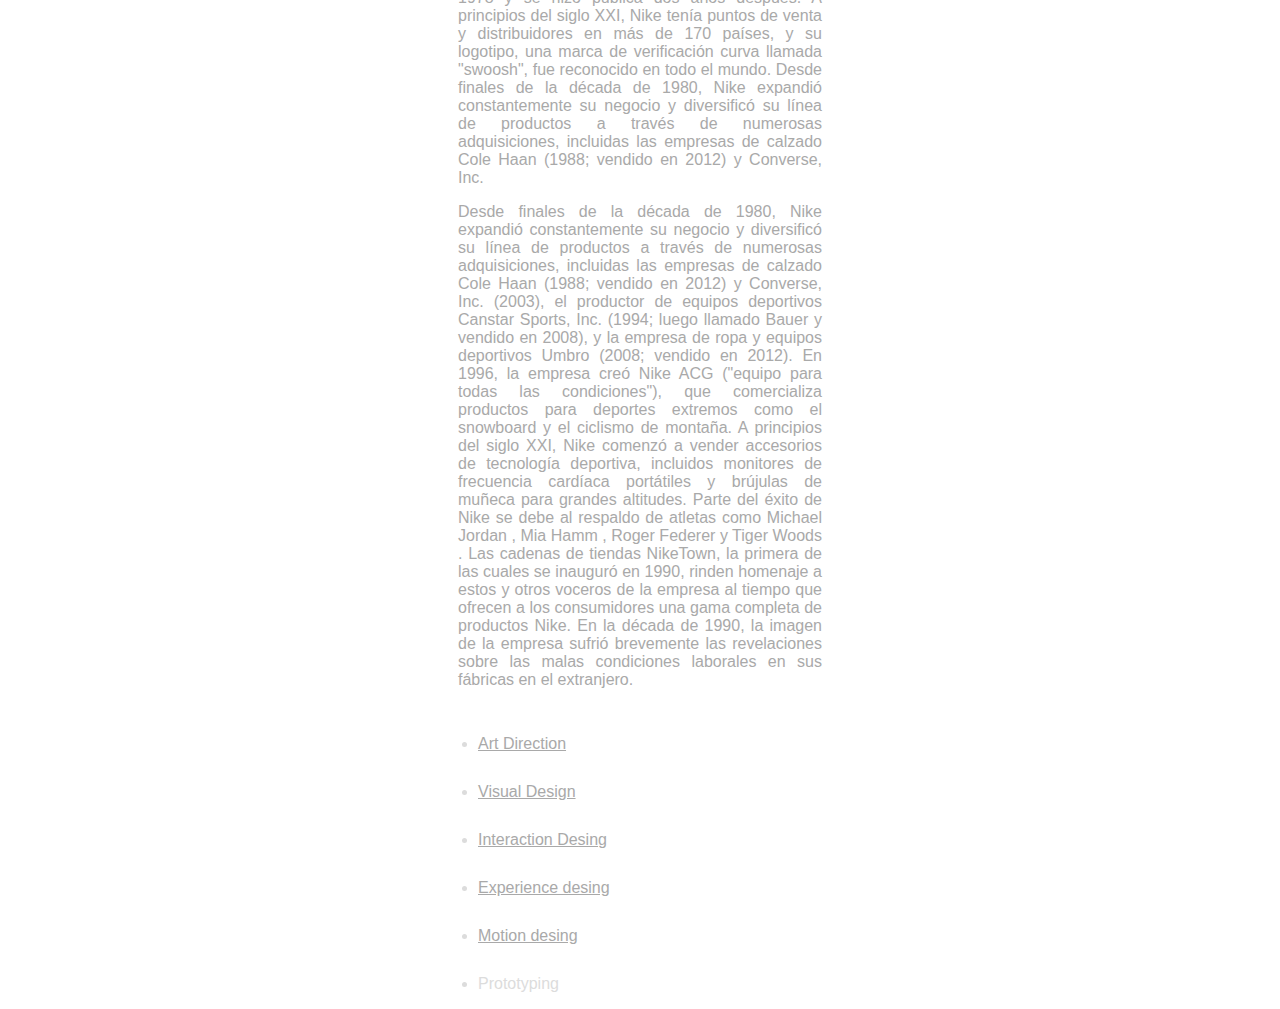
<file: sesion6/sesion6.html>
<html>

    <head>
        <meta charset="utf-8">
       
        <title>NIKE</title>
        
        <link rel="stylesheet" href="estilo/estilo6.css" >
    </head>
    <body>
        <div id="cabecera">
            <p><a href="#enlace1" >Nike Digital</a> | <a href="#enlace2">Team</a></p>
        </div>
              
            
 <h1>NIKE
        DIGITAL</h1>
        <h4>product vision & design</h4>
          <p>
            Nike, Inc. , anteriormente (1964–78) Blue Ribbon Sports , empresa estadounidense de ropa deportiva con sede en Beaverton , Oregon . 
              Fue fundada en 1964 como Blue Ribbon Sports por Bill Bowerman, un entrenador de pista y campo en la Universidad de Oregon , y su ex alumnoPhil Knight. 
              Abrieron su primera tienda minorista en 1966 y lanzaron el calzado de la marca Nike en 1972.
              La empresa pasó a llamarse Nike, Inc., en 1978 y se hizo pública dos años después.
              A principios del siglo XXI, Nike tenía puntos de venta y distribuidores en más de 170 países, y su logotipo, una marca de verificación curva llamada "swoosh", fue reconocido en todo el mundo.

Desde finales de la década de 1980, Nike expandió constantemente su negocio y diversificó su línea de productos a través de numerosas adquisiciones, incluidas las empresas de calzado Cole Haan (1988; vendido en 2012) y Converse, Inc.
        </p>
        <p> Desde finales de la década de 1980, Nike expandió constantemente su negocio y diversificó su línea de productos a través de numerosas adquisiciones, incluidas las empresas de calzado Cole Haan (1988; vendido en 2012) y Converse, Inc. (2003), el productor de equipos deportivos Canstar Sports, Inc. (1994; luego llamado Bauer y vendido en 2008), y la empresa de ropa y equipos deportivos Umbro (2008; vendido en 2012). En 1996, la empresa creó Nike ACG ("equipo para todas las condiciones"), que comercializa productos para deportes extremos como el snowboard y el ciclismo de montaña. A principios del siglo XXI, Nike comenzó a vender accesorios de tecnología deportiva, incluidos monitores de frecuencia cardíaca portátiles y brújulas de muñeca para grandes altitudes.

Parte del éxito de Nike se debe al respaldo de atletas como Michael Jordan , Mia Hamm , Roger Federer y Tiger Woods . Las cadenas de tiendas NikeTown, la primera de las cuales se inauguró en 1990, rinden homenaje a estos y otros voceros de la empresa al tiempo que ofrecen a los consumidores una gama completa de productos Nike. En la década de 1990, la imagen de la empresa sufrió brevemente las revelaciones sobre las malas condiciones laborales en sus fábricas en el extranjero.  </p>
        
       <ul>
           
           <li> <a href="#" target="#">Art Direction</a> </li>    
      <li><a href="https://easda.es/" target="_self">Visual Design</a></li> 
           <li> <a href="https://easda.es/" target="_blank">Interaction Desing</a></li>
            <li> <a href="imagen/fondo.jpg" target="_blank">Experience desing</a></li>
      <li> <a href="#" target="#">Motion desing</a> </li>
             <li><a target="#"> Prototyping</a> </li>
        </ul>
</file>
<file: practica 10/estilo.css>
h1 {text-align: center;
font-family:sans-serif;}
img{
    width: 33%;
    height: auto;
    float:left;
    max-width: 235px;
}
a:hover img{
    filter: saturate(1);
}

h1 {text-align: center;}
.saturate {filter: saturate(7);}
.blur{filter: blur(4px);}
.grayscale{ filter: grayscale(100%);

}
</file>
<file: practica11/estilo.css>
h1 {text-align: center;
    font-family:sans-serif;}
    img area{
        display: flex;
        flex-wrap: wrap;
        flex-direction: row;
        align-items: center;
        justify-content: baseline;
       
    }
    a:hover img{
        filter: saturate(1);}
    .opacity{ padding: 20px;
      
    filter: opacity(70%);
    }
    img{max-width: 400px;}
</file>
<file: practica7/estilo.css>
body{font-family:Arial, Helvetica, sans-serif;
    font-size: 12px;
    width: 100%;
    text-align: center;
    }
h1{font-family: 'Times New Roman', Times, serif;
    text-align: center;
    font-weight: lighter;}
header img {width: 100vw;height: auto; }
main{padding-left: 200px;padding-right: 200px;
text-align: center;}*/
footer{text-align: center;width: 90%;}

h2{text-align: center;font-weight: lighter;}
a{font-weight: bold;color: black;}
section{ width: 100%;height: auto;}
li{padding-bottom: 2vh;}
ul{list-style: none;}
ul li:before{content: '\2014';position: absolute;margin-left: -20px;}

#redes{width: 30%;}

nav{
    background-color: black;
}
</file>
<file: sesion6/estilo/estilo6.css>
html 
{
    font-family: sans-serif;color: darkgray;
}
body {
  text-align:center
}
h1 , h4
{ margin-right: 19%;
    padding-top: 10px;
    
}
    
li {
    text-align: justify;
margin-left: 430px;
    margin-right: 500px;
   font-family:inherit;color:gainsboro;
    padding-top: 30px;
   
    }
img { width: 100%;
     }

p {
    margin-left: 450px;
    margin-right: 450px;
    text-align: justify;
    color: darkgrey;
 
}
a:hover {
  color: red;
  background-color: transparent;
  text-decoration: underline;
    color:darkgray;
}
a:link { 
    color:darkgray;
 
  }
.enlace1:link{
    color:darkgray;
}


#cabecera{
    background-image:url(../imagen/fondo.jpg);
    height: 100vw;
   
}
</file>
